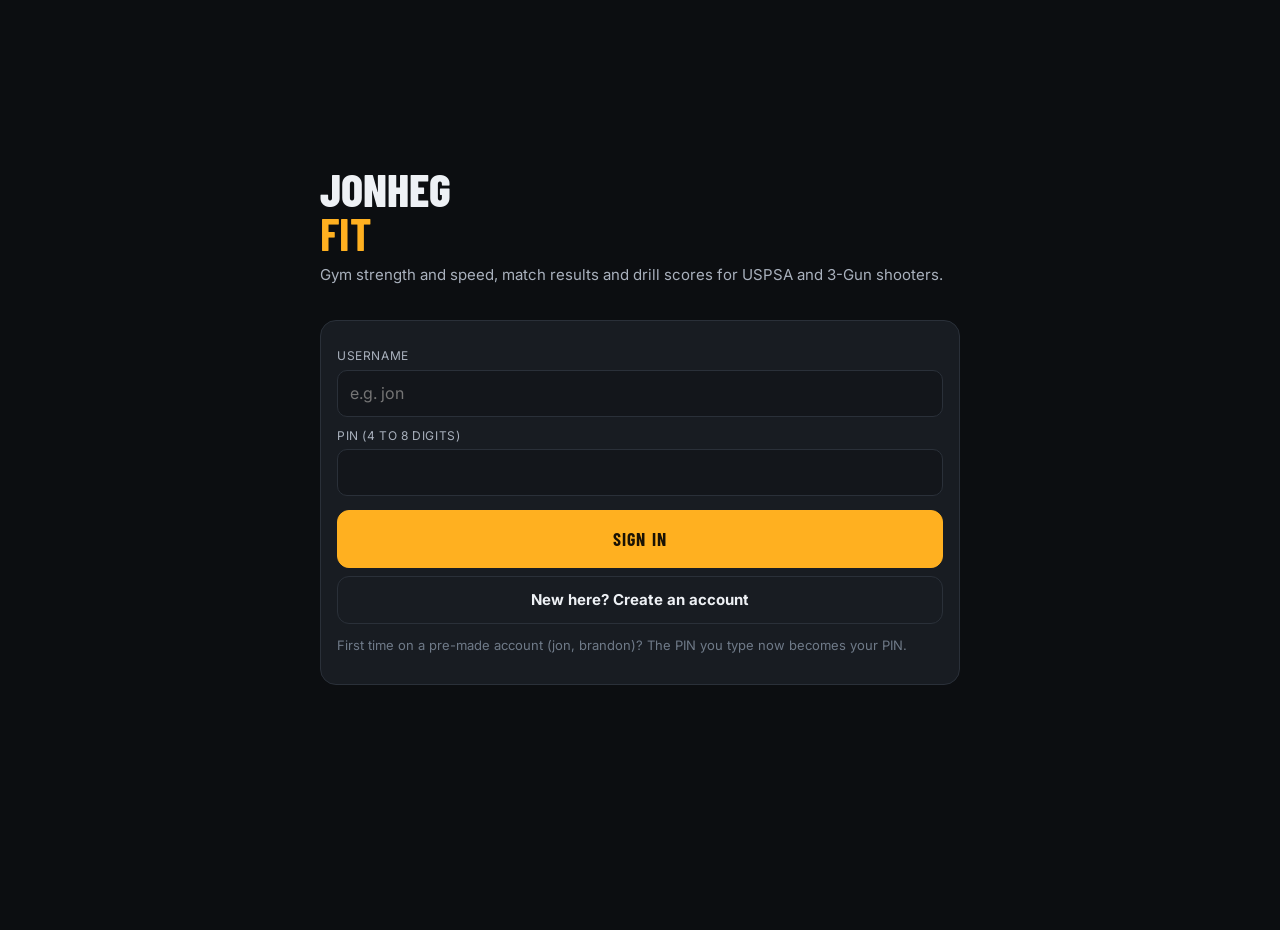
<file: index.html>
<!doctype html>
<html lang="en">
<head>
<meta charset="utf-8">
<meta name="viewport" content="width=device-width, initial-scale=1, viewport-fit=cover">
<title>JonHeg Fit</title>
<meta name="description" content="Strength, speed and match tracking for USPSA and 3-Gun shooters.">
<meta name="theme-color" content="#0c0e11">
<meta name="apple-mobile-web-app-capable" content="yes">
<meta name="mobile-web-app-capable" content="yes">
<meta name="apple-mobile-web-app-status-bar-style" content="black-translucent">
<meta name="apple-mobile-web-app-title" content="Heg Fit">
<link rel="manifest" href="manifest.webmanifest">
<link rel="icon" href="icon.svg" type="image/svg+xml">
<link rel="apple-touch-icon" href="apple-touch-icon.png">
<link rel="preconnect" href="https://fonts.googleapis.com">
<link rel="preconnect" href="https://fonts.gstatic.com" crossorigin>
<link href="https://fonts.googleapis.com/css2?family=Barlow+Condensed:wght@600;700;800&family=Inter:wght@400;500;600;700&display=swap" rel="stylesheet">
<link rel="stylesheet" href="styles.css?v=7">
</head>
<body>
<div id="app"></div>
<script src="data.js?v=7"></script>
<script src="tutorials.js?v=7"></script>
<script src="dryfire.js?v=7"></script>
<script src="app.js?v=7"></script>
</body>
</html>
</file>
<file: styles.css>
:root{
  --bg:#0c0e11; --bg2:#13161b; --card:#181c22; --card2:#1f242c; --line:#2a3039;
  --tx:#eef1f5; --tx2:#a9b1bd; --tx3:#6f7a88;
  --acc:#ffb020; --acc2:#ff7a1a; --accTx:#1a1204;
  --good:#3ddc84; --bad:#ff5d5d; --info:#5fb3ff;
  --r:16px; --r2:12px;
  --safeB:env(safe-area-inset-bottom,0px); --safeT:env(safe-area-inset-top,0px);
  --disp:"Barlow Condensed","Arial Narrow",system-ui,sans-serif;
  --body:"Inter",system-ui,-apple-system,"Segoe UI",sans-serif;
}
*{box-sizing:border-box;-webkit-tap-highlight-color:transparent}
html,body{margin:0;background:var(--bg);color:var(--tx);font:15px/1.45 var(--body);-webkit-font-smoothing:antialiased}
body{min-height:100vh;padding-bottom:calc(76px + var(--safeB))}
a{color:var(--acc)}
button,input,select,textarea{font:inherit;color:inherit}
h1,h2,h3{font-family:var(--disp);letter-spacing:.02em;margin:0;font-weight:700}
h1{font-size:30px;text-transform:uppercase}
h2{font-size:22px;text-transform:uppercase}
h3{font-size:18px}
.wrap{max-width:640px;margin:0 auto;padding:0 16px}
.top{position:sticky;top:0;z-index:20;background:linear-gradient(var(--bg) 70%,transparent);padding:calc(10px + var(--safeT)) 0 10px}
.top .wrap{display:flex;align-items:center;gap:10px}
.brand{font-family:var(--disp);font-weight:800;font-size:22px;letter-spacing:.04em;text-transform:uppercase;flex:1}
.brand b{color:var(--acc)}
.iconbtn{background:var(--card);border:1px solid var(--line);border-radius:12px;width:40px;height:40px;display:grid;place-items:center;cursor:pointer}
.sync{font-size:11px;color:var(--tx3)}
.card{background:var(--card);border:1px solid var(--line);border-radius:var(--r);padding:16px;margin:12px 0}
.card.hero{background:radial-gradient(120% 140% at 100% 0%,#3a2a0a 0%,var(--card) 55%);border-color:#3b2f17}
.muted{color:var(--tx2)} .dim{color:var(--tx3);font-size:13px}
.row{display:flex;gap:10px;align-items:center} .row.wrap2{flex-wrap:wrap} .grow{flex:1;min-width:0}
.spread{display:flex;justify-content:space-between;align-items:center;gap:10px}
.grid2{display:grid;grid-template-columns:1fr 1fr;gap:10px} .grid3{display:grid;grid-template-columns:repeat(3,1fr);gap:8px}
.stat{background:var(--card2);border-radius:var(--r2);padding:12px}
.stat .k{font-size:12px;color:var(--tx2);text-transform:uppercase;letter-spacing:.06em}
.stat .v{font-family:var(--disp);font-size:30px;font-weight:700;line-height:1.05}
.stat .s{font-size:12px;color:var(--tx3)}
.up{color:var(--good)} .down{color:var(--bad)}
.btn{display:inline-flex;align-items:center;justify-content:center;gap:8px;border:0;border-radius:12px;padding:12px 16px;font-weight:700;cursor:pointer;background:var(--card2);border:1px solid var(--line);min-height:46px}
.btn.pri{background:var(--acc);color:var(--accTx);border-color:var(--acc)}
.btn.ghost{background:transparent}
.btn.full{width:100%} .btn.sm{min-height:34px;padding:6px 12px;font-size:13px;border-radius:10px}
.btn.big{min-height:58px;font-size:18px;font-family:var(--disp);text-transform:uppercase;letter-spacing:.06em}
.btn.danger{color:var(--bad)}
.btn:disabled{opacity:.5}
.chip{display:inline-block;padding:3px 9px;border-radius:999px;background:var(--card2);border:1px solid var(--line);font-size:12px;color:var(--tx2)}
.chip.acc{background:#3a2a0a;border-color:#6b4c12;color:var(--acc)}
.chip.good{background:#0f2b1c;border-color:#1f5c3a;color:var(--good)}
.seg{display:flex;background:var(--card);border:1px solid var(--line);border-radius:12px;padding:4px;gap:4px;margin:8px 0}
.seg button{flex:1;border:0;background:transparent;padding:9px;border-radius:9px;font-weight:600;color:var(--tx2);cursor:pointer}
.seg button.on{background:var(--card2);color:var(--tx)}
label.f{display:block;margin:10px 0 0;font-size:12px;color:var(--tx2);text-transform:uppercase;letter-spacing:.05em}
input.i,select.i,textarea.i{width:100%;margin-top:5px;background:var(--bg2);border:1px solid var(--line);border-radius:10px;padding:11px 12px;font-size:16px;outline:none}
input.i:focus,select.i:focus,textarea.i:focus{border-color:var(--acc)}
.list{display:flex;flex-direction:column}
.li{display:flex;align-items:center;gap:12px;padding:12px 0;border-bottom:1px solid var(--line);cursor:pointer}
.li:last-child{border-bottom:0}
.li .t{font-weight:600} .li .chev{color:var(--tx3)}
.tabs{position:fixed;left:0;right:0;bottom:0;z-index:30;background:rgba(12,14,17,.94);backdrop-filter:blur(14px);-webkit-backdrop-filter:blur(14px);border-top:1px solid var(--line);padding-bottom:var(--safeB)}
.tabs .wrap{display:grid;grid-template-columns:repeat(6,1fr)}
.tabs a{display:flex;flex-direction:column;align-items:center;gap:2px;padding:9px 0 8px;color:var(--tx3);text-decoration:none;font-size:11px;font-weight:600}
.tabs a.on{color:var(--acc)}
.tabs svg{width:24px;height:24px}
.empty{text-align:center;padding:28px 10px;color:var(--tx2)}
.toast{position:fixed;left:50%;transform:translateX(-50%);bottom:calc(90px + var(--safeB));background:var(--card2);border:1px solid var(--line);padding:10px 16px;border-radius:12px;z-index:60;box-shadow:0 10px 30px #0008;max-width:90vw}
.modal{position:fixed;inset:0;z-index:50;background:#000a;display:flex;align-items:flex-end;justify-content:center}
.sheet{background:var(--bg2);border:1px solid var(--line);border-bottom:0;border-radius:20px 20px 0 0;width:100%;max-width:640px;max-height:88vh;overflow:auto;padding:18px 16px calc(18px + var(--safeB))}
.sheet .grab{width:44px;height:5px;border-radius:9px;background:var(--line);margin:-6px auto 12px}
/* workout logger */
.exb{background:var(--card);border:1px solid var(--line);border-radius:var(--r);margin:12px 0;overflow:hidden}
.exb.sup{border-left:4px solid var(--info)}
.exh{padding:14px 14px 6px;display:flex;gap:10px;align-items:flex-start}
.exh .n{font-family:var(--disp);font-size:20px;font-weight:700;line-height:1.1}
.why{font-size:13px;color:var(--tx2);padding:0 14px 8px}
.sets{width:100%;border-collapse:collapse}
.sets th{font-size:11px;color:var(--tx3);text-transform:uppercase;font-weight:600;padding:4px 6px;text-align:center}
.sets td{padding:4px 6px;text-align:center}
.sets tr.done td{background:#0f2b1c}
.sets input{width:100%;max-width:84px;text-align:center;background:var(--bg2);border:1px solid var(--line);border-radius:9px;padding:9px 4px;font-size:17px;font-weight:600}
.sets input::placeholder{color:var(--tx3);font-weight:500}
.chk{width:42px;height:38px;border-radius:10px;border:1px solid var(--line);background:var(--bg2);display:grid;place-items:center;cursor:pointer;font-size:18px}
tr.done .chk{background:var(--good);border-color:var(--good);color:#04210f}
.exf{display:flex;gap:6px;padding:8px 10px 12px;flex-wrap:wrap}
.timer{position:fixed;left:12px;right:12px;bottom:calc(84px + var(--safeB));z-index:40;max-width:616px;margin:0 auto;background:var(--acc);color:var(--accTx);border-radius:16px;padding:10px 14px;display:flex;align-items:center;gap:10px;box-shadow:0 10px 30px #000a}
.timer .tv{font-family:var(--disp);font-size:34px;font-weight:800;flex:1}
.timer button{background:#0002;border:0;border-radius:10px;padding:8px 10px;font-weight:800;color:var(--accTx);cursor:pointer}
.ring{display:block}
.bar{height:8px;border-radius:9px;background:var(--card2);overflow:hidden}
.bar>i{display:block;height:100%;background:var(--acc);border-radius:9px}
.badge{font-family:var(--disp);font-weight:800;font-size:14px;letter-spacing:.05em;text-transform:uppercase;padding:3px 8px;border-radius:8px;background:#3a2a0a;color:var(--acc)}
table.t{width:100%;border-collapse:collapse;font-size:14px}
table.t td,table.t th{padding:7px 4px;border-bottom:1px solid var(--line);text-align:left}
table.t th{color:var(--tx3);font-size:11px;text-transform:uppercase;font-weight:600}
table.t td.n{text-align:right;font-variant-numeric:tabular-nums}
.chart{width:100%;height:auto;display:block}
.login{min-height:100vh;display:flex;flex-direction:column;justify-content:center;padding:24px 0 60px}
.login .mark{font-family:var(--disp);font-size:46px;font-weight:800;text-transform:uppercase;line-height:.95}
.login .mark b{color:var(--acc)}
.pinrow{display:flex;gap:8px;justify-content:center;margin:14px 0}
.week{display:grid;grid-template-columns:repeat(7,1fr);gap:6px;margin-top:10px}
.week div{text-align:center;font-size:11px;color:var(--tx3)}
.week i{display:block;margin:4px auto 0;width:28px;height:28px;border-radius:9px;background:var(--card2);border:1px solid var(--line)}
.week i.on{background:var(--acc);border-color:var(--acc)} .week i.cardio{background:var(--info);border-color:var(--info)} .week i.shoot{background:var(--good);border-color:var(--good)}
.note{font-size:13px;color:var(--tx2);background:var(--bg2);border:1px dashed var(--line);border-radius:12px;padding:10px 12px}
.photo{width:100%;border-radius:12px;border:1px solid var(--line)}
.pill-sel{display:flex;flex-wrap:wrap;gap:6px;margin-top:6px}
.pill-sel button{border:1px solid var(--line);background:var(--bg2);border-radius:999px;padding:7px 12px;cursor:pointer;font-size:14px}
.pill-sel button.on{background:var(--acc);color:var(--accTx);border-color:var(--acc);font-weight:700}
.spin{width:22px;height:22px;border:3px solid var(--line);border-top-color:var(--acc);border-radius:50%;animation:sp 0.8s linear infinite;display:inline-block}
@keyframes sp{to{transform:rotate(360deg)}}
@media (min-width:900px){ body{padding-bottom:30px} .tabs{top:0;bottom:auto;width:84px;right:auto;height:100vh;border-top:0;border-right:1px solid var(--line)} .tabs .wrap{grid-template-columns:1fr;padding:80px 0 0} main,.top{margin-left:84px} .timer{bottom:20px} .toast{bottom:30px} }

.carousel{display:flex;gap:12px;overflow-x:auto;scroll-snap-type:x mandatory;margin:12px -16px 0;padding:0 16px 4px;scrollbar-width:none;-webkit-overflow-scrolling:touch}
.carousel::-webkit-scrollbar{display:none}
.wcard{flex:0 0 86%;scroll-snap-align:center;background:var(--card);border:1px solid var(--line);border-radius:var(--r);padding:16px;display:flex;flex-direction:column}
.wcard.hero{background:radial-gradient(120% 140% at 100% 0%,#3a2a0a 0%,var(--card) 55%);border-color:#3b2f17}
.wcard .btn{margin-top:auto}
.dots{display:flex;justify-content:center;gap:6px;margin:8px 0 2px}
.dots i{width:7px;height:7px;border-radius:9px;background:var(--line)}
.dots i.on{background:var(--acc);width:18px}
.crew{border-color:#2d4a63;background:radial-gradient(120% 140% at 0% 0%,#10263a 0%,var(--card) 60%)}
.pts{font-family:var(--disp);font-size:28px;font-weight:800;min-width:44px;text-align:right}
.meRow .t{color:var(--acc)}
.top .wrap{gap:8px}

.tabs a{font-size:10px}
.steps{padding-left:20px;margin:6px 0} .steps li{margin:4px 0}
details summary{cursor:pointer;list-style:none} details summary::-webkit-details-marker{display:none}
details.howto{margin-top:6px} details.howto summary{color:var(--acc);font-weight:600;font-size:14px}
details.howto[open]{background:var(--bg2);border:1px solid var(--line);border-radius:12px;padding:10px;color:var(--tx)}
.heat{display:flex;flex-wrap:wrap;gap:3px} .heat i{width:10px;height:10px;border-radius:2px;background:var(--card2)} .heat i.h1{background:#7a5a12} .heat i.h2{background:var(--acc)}
.partimer{border-color:#1f5c3a}

a.btn{text-decoration:none;color:inherit} a.btn.pri{color:var(--accTx)}

.rangeNote{font-size:12.5px;color:var(--tx2);margin-top:6px;display:flex;gap:8px;align-items:flex-start}.rangeNote i{flex:0 0 14px;height:10px;margin-top:4px;border-radius:3px;background:var(--good);opacity:.35;border:1px dashed var(--good)}
</file>
